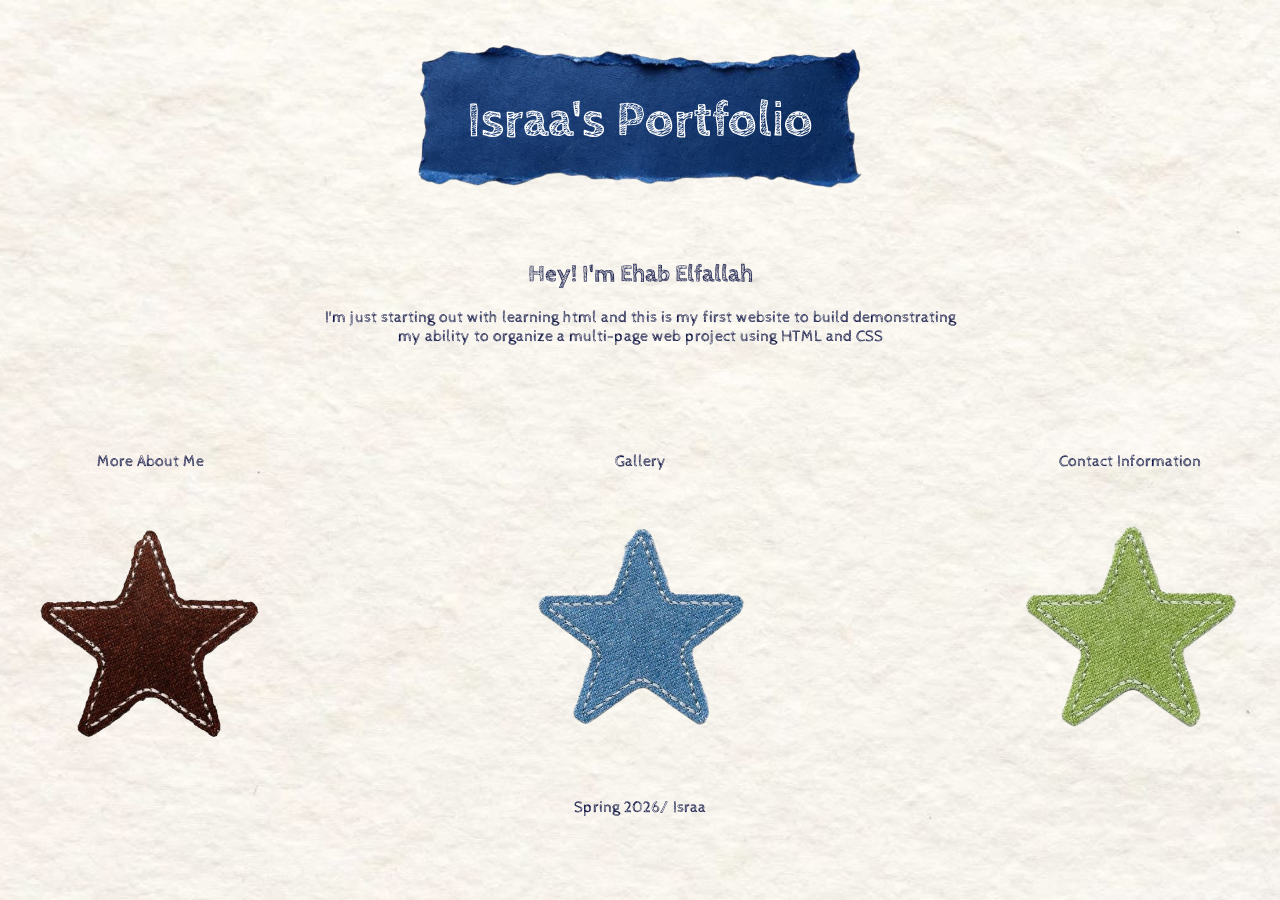
<file: html/index.html>
<!DOCTYPE html>
<html lang="en">

<head>
    <meta charset="UTF-8">
    <meta name="viewport" content="width=device-width, initial-scale=1.0">
    <title>Home | My Personal Portfolio</title>
    <link rel="stylesheet" href="../css/style.css">
    <link href="https://fonts.googleapis.com/css2?family=Cabin+Sketch&display=swap" rel="stylesheet">
</head>

  
<body>

<header class="hero">

<h1>Israa's Portfolio</h1>

</header>


    <main>
        <section>
            <h1>Hey! I'm <strong>Ehab Elfallah</strong></h1>
            <p>I'm just starting out with learning html and this is my first website to build demonstrating <br>
            my ability to organize a multi-page web project using HTML and CSS</p>
           
        </section>
    </main>
    <div class="icon-container">


    <div class="icon-box">
        <p>More About Me</p>
        <a href="about.html">
            <img src="../images/brstar.png" alt="About Me" class="icon">
        </a>
    </div>

    <div class="icon-box">
        <p>Gallery</p>
        <a href="gallery.html">
            <img src="../images/blstar.png" alt="gallery" class="icon">
        </a>
    </div>

    <div class="icon-box">
        <p>Contact Information</p>
        <a href="contact.html">
            <img src="../images/grstar.png" alt="Contact Me" class="icon">
        </a>
    </div>
    </div>


   
    <footer>
        <p>Spring 2026/ Israa</p>
    </footer>

</body>
</html>
</file>
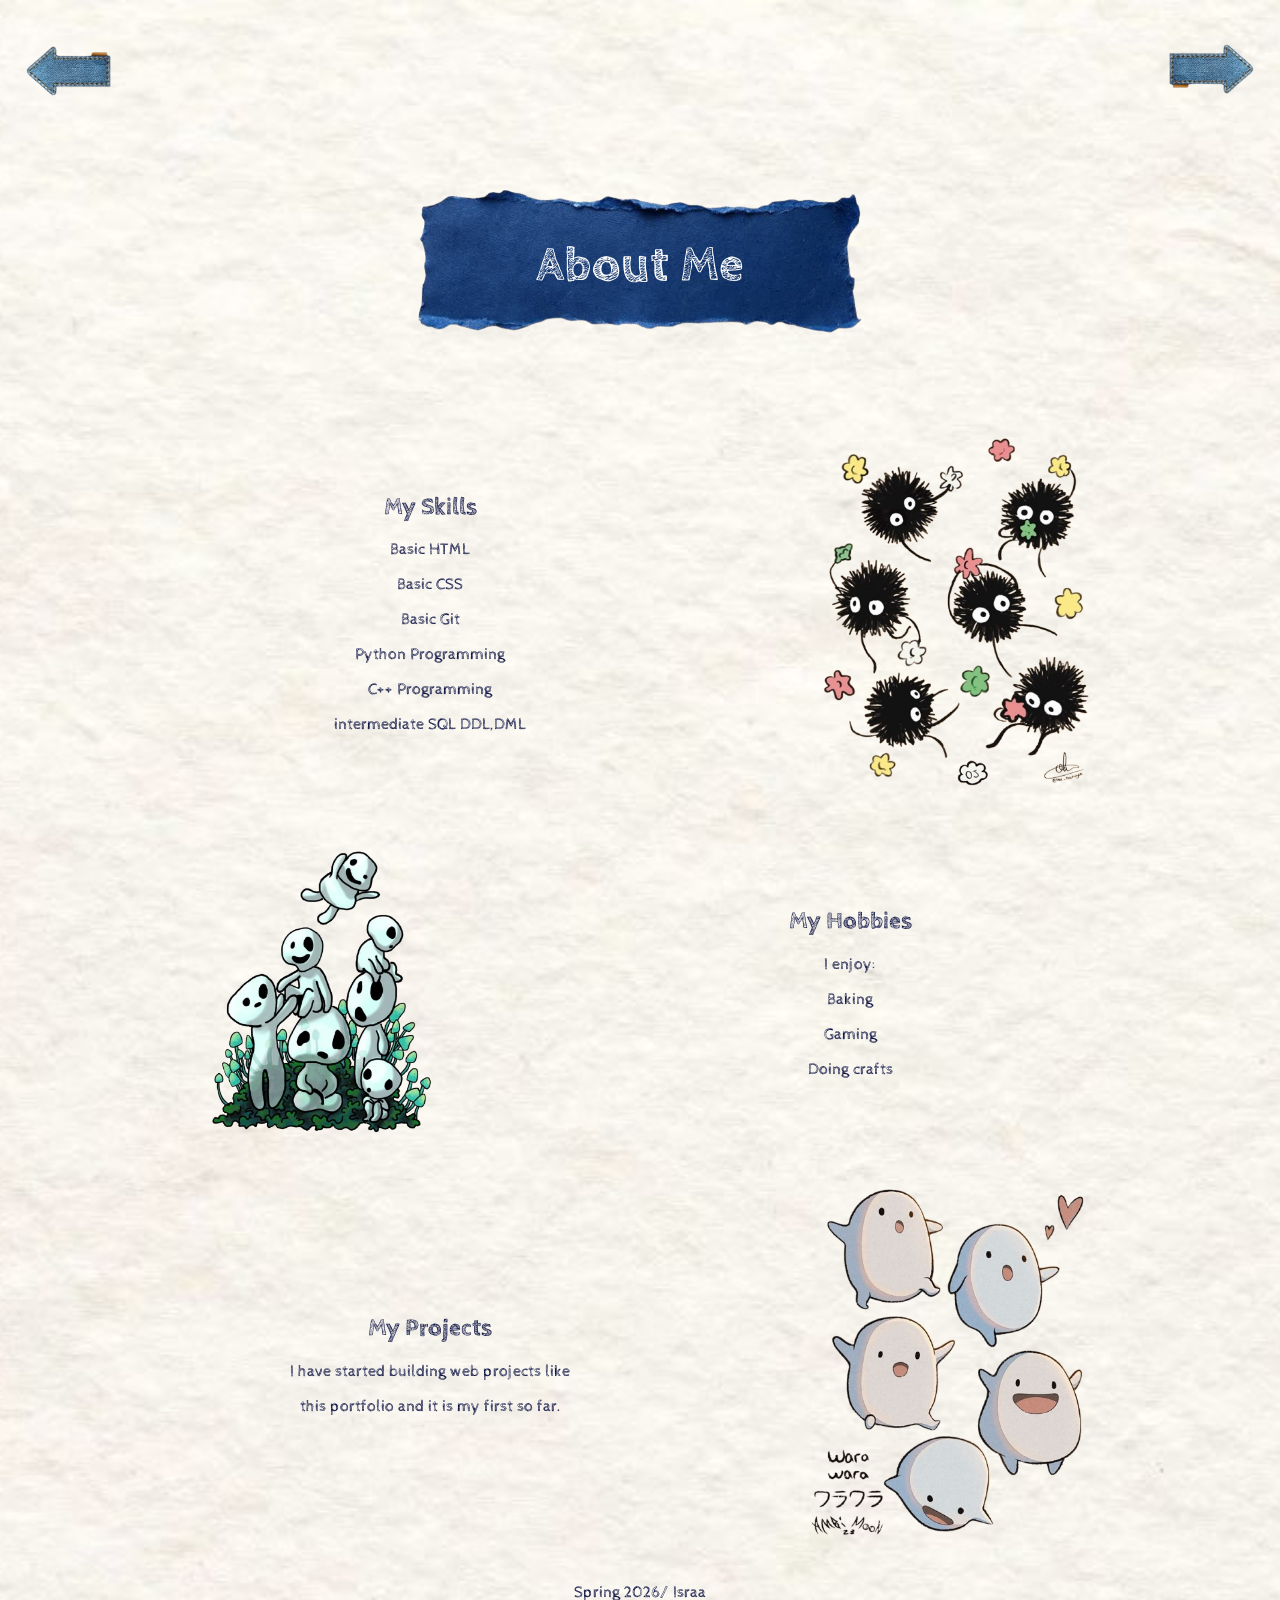
<file: html/about.html>
<!DOCTYPE html>
<html lang="en">

<head>
    <meta charset="UTF-8">
    <meta name="viewport" content="width=device-width, initial-scale=1.0">
    <title>About Me | My Personal Portfolio</title>
    <link rel="stylesheet" href="../css/style.css">
     <link href="https://fonts.googleapis.com/css2?family=Cabin+Sketch&display=swap" rel="stylesheet">
</head>


<body>
    <div class="top-arrows">

          <a href="index.html">
           <img src="../images/jeanarwleft.png" alt="Go to Home" class="arrow">
          </a>


          <a href="gallery.html">
           <img src="../images/jeanarwright.png" alt="Go to Gallery" class="arrow">
          </a>

    </div>

    <header class="hero">

      <h1>About Me</h1>

    </header>
 
<main>

<section class="info-section">

<div class="info-text">
    <h2>My Skills</h2>
    <p>Basic HTML</p>
    <p>Basic CSS</p>
    <p>Basic Git</p>
    <p>Python Programming</p>
    <p>C++ Programming</p>
    <p>intermediate SQL DDL,DML</p>
</div>

<div class="info-image">
    <img src="../images/sooot.png" alt="Skills">
</div>

</section>

<section class="info-section reverse">

<div class="info-text">
    <h2>My Hobbies</h2>
    <p>I enjoy: </p>
    <p>Baking </p>
    <p>Gaming</p>
    <p>Doing crafts </p>

</div>

<div class="info-image">
    <img src="../images/monoke.png" alt="Hobbies">
</div>

</section>

<section class="info-section">

<div class="info-text">
    <h2>My Projects</h2>
    <p>I have started building web projects like </p>
        <p>this portfolio and it is my first so far.</p>
</div>

<div class="info-image">
    <img src="../images/wara.png" alt="Projects">
</div>

</section>

</main>

    <footer>
        <p>Spring 2026/ Israa</p>
    </footer>


</body>
</html>
</file>
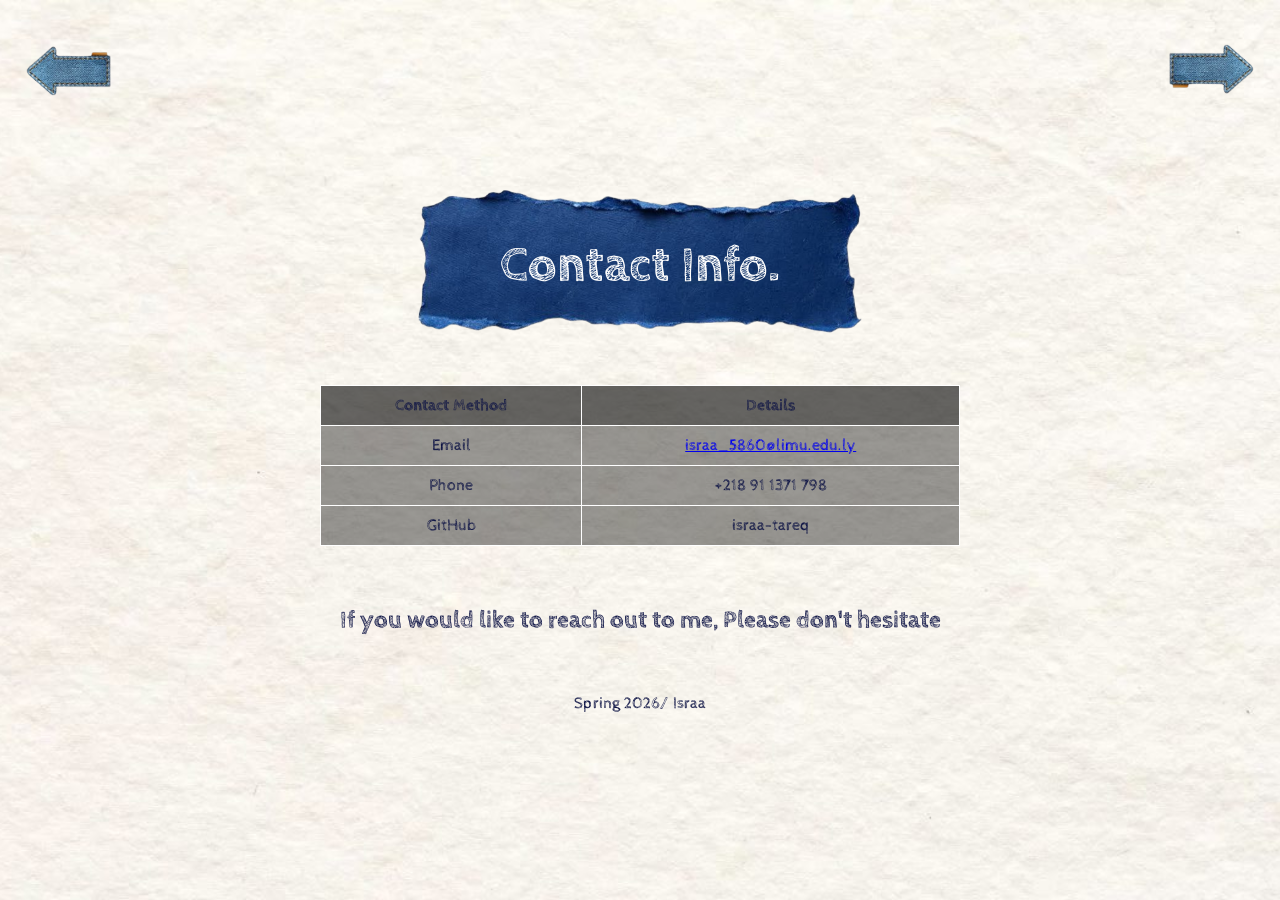
<file: html/contact.html>
<!DOCTYPE html>
<html lang="en">

<head>
    <meta charset="UTF-8">
    <meta name="viewport" content="width=device-width, initial-scale=1.0">
    <title>Contact Info | My Personal Portfolio</title>
    <link rel="stylesheet" href="../css/style.css">
    <link href="https://fonts.googleapis.com/css2?family=Cabin+Sketch&display=swap" rel="stylesheet">
</head>

<body> 

<div class="top-arrows">

<a href="gallery.html">
    <img src="../images/jeanarwleft.png" alt="Go to Gallery" class="arrow">
</a>

<a href="index.html">
    <img src="../images/jeanarwright.png" alt="Go Home" class="arrow">
</a>
</div>

<header class="hero">
<h1>Contact Info. </h1>
</header>

<main>

<section>
<section>

<table>

<tr>
<th>Contact Method</th>
<th>Details</th>
</tr>

<tr>
<td>Email</td>
<td><a href="mailto:israa_5860@limu.edu.ly">israa_5860@limu.edu.ly</a></td>
</tr>

<tr>
<td>Phone</td>
<td>+218 91 1371 798</td>
</tr>

<tr>
<td>GitHub</td>
<td>israa-tareq</td>
</tr>

</table>

  </section>
         <h2>If you would like to reach out to me, Please don't hesitate</h2>
     </section>
</main>

    <footer>
        <p>Spring 2026/ Israa</p>
    </footer>

</body>
</html>
</file>
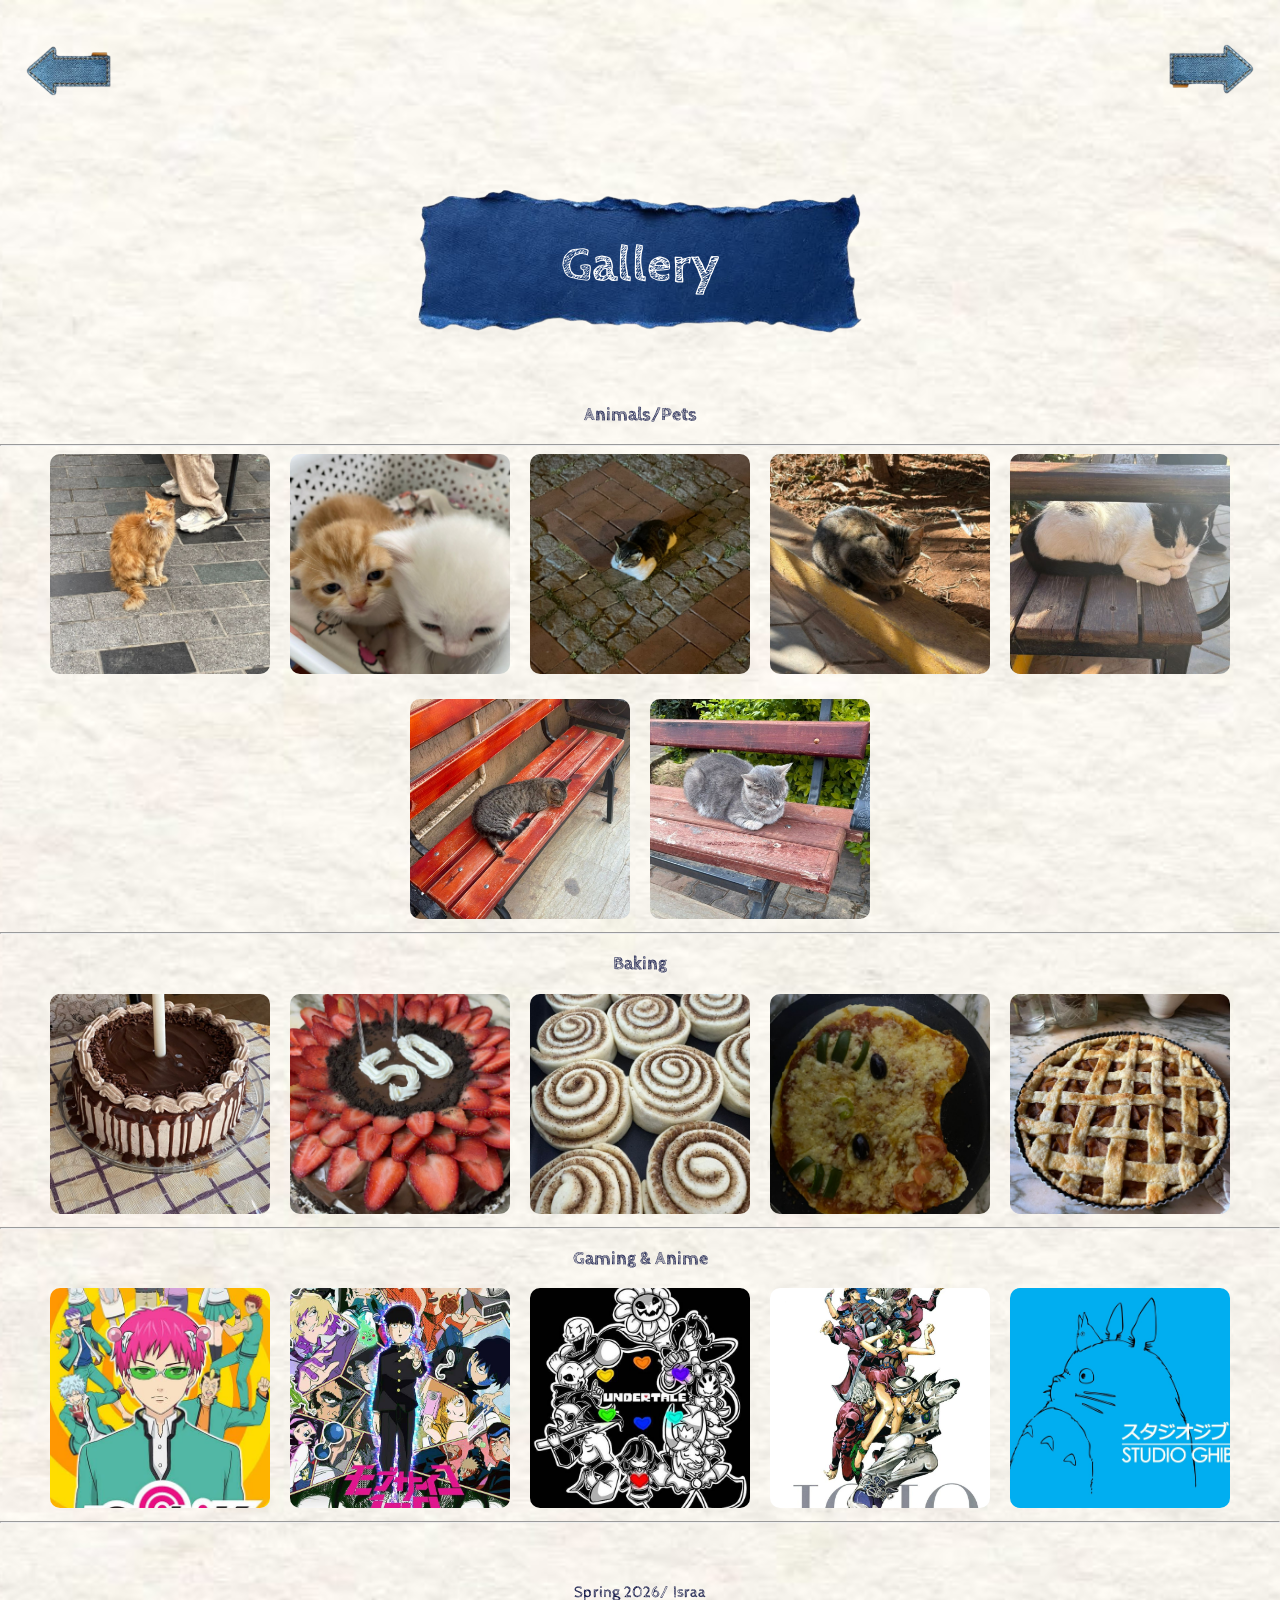
<file: html/gallery.html>
<!DOCTYPE html>
<html lang="en">
<head>
    <meta charset="UTF-8">
    <meta name="viewport" content="width=device-width, initial-scale=1.0">
    <title>Gallery | My Personal Portfolio</title>
    <link rel="stylesheet" href="../css/style.css">
    <link href="https://fonts.googleapis.com/css2?family=Cabin+Sketch&display=swap" rel="stylesheet">

</head>
<body>
    <div class="top-arrows">


      <a href="about.html">
       <img src="../images/jeanarwleft.png" alt="Go to about me " class="arrow">
      </a>

      <a href="contact.html">
       <img src="../images/jeanarwright.png" alt="Go to contact info " class="arrow">
      </a>
    </div>

<header class="hero">

<h1>Gallery</h1>

</header>
</body>
<main>

 <section class="hobbies">

<h3>Animals/Pets</h3>
<hr>

<div class="gallery">

<a href="../images/cat1.jpeg" target="_blank">
    <img src="../images/cat1.jpeg" alt="Gallery Image">
</a>

<a href="../images/cat2.jpeg" target="_blank">
    <img src="../images/cat2.jpeg" alt="Gallery Image">
</a>

<a href="../images/cat3.jpeg" target="_blank">
    <img src="../images/cat3.jpeg" alt="Gallery Image">
</a>
<a href="../images/cat4.jpeg" target="_blank">
    <img src="../images/cat4.jpeg" alt="Gallery Image">
</a>

<a href="../images/cat5.jpeg" target="_blank">
    <img src="../images/cat5.jpeg" alt="Gallery Image">
</a>

<a href="../images/cat6.jpeg" target="_blank">
    <img src="../images/cat6.jpeg" alt="Gallery Image">
</a>
<a href="../images/cat7.jpeg" target="_blank">
    <img src="../images/cat7.jpeg" alt="Gallery Image">
</a>
</div>
<hr>

<h3>Baking</h3>
<div class="gallery">

<a href="../images/cake.jpeg" target="_blank">
    <img src="../images/cake.jpeg" alt="Gallery Image">
</a>

<a href="../images/cake2.jpeg" target="_blank">
    <img src="../images/cake2.jpeg" alt="Gallery Image">
</a>
<a href="../images/cina.jpeg" target="_blank">
    <img src="../images/cina.jpeg" alt="Gallery Image">
</a>

<a href="../images/pzza.jpeg" target="_blank">
    <img src="../images/pzza.jpeg" alt="Gallery Image">
</a>

<a href="../images/pie.jpeg" target="_blank">
    <img src="../images/pie.jpeg" alt="Gallery Image">
</a>
</div>
<hr>


<h3>Gaming & Anime</h3>
<div class="gallery">

<a href="../images/saiki.jpeg" target="_blank">
    <img src="../images/saiki.jpeg" alt="Gallery Image">
</a>

<a href="../images/mob.jpeg" target="_blank">
    <img src="../images/mob.jpeg" alt="Gallery Image">
</a>
<a href="../images/undertale.jpeg" target="_blank">
    <img src="../images/undertale.jpeg" alt="Gallery Image">
</a>

<a href="../images/jjbba.jpeg" target="_blank">
    <img src="../images/jjbba.jpeg" alt="Gallery Image">
</a>

<a href="../images/ghibli.jpeg" target="_blank">
    <img src="../images/ghibli.jpeg" alt="Gallery Image">
</a>
</div>
<hr>

</section>
</main>

    <footer>
        <p>Spring 2026/ Israa</p>
    </footer>
    </html>
</file>
<file: css/style.css>
body{
    font-family:"Cabin Sketch", sans-serif;
    margin: 0;
    padding: 0;
    min-height: 100vh;

    background-image: url("../images/whitebg.jpg");
    background-size: cover;
    background-repeat: no-repeat;
    background-position: center;

    color: rgb(13, 19, 68);
    text-align: center;
}
/*  quiz page  */
form{
    margin-top: 40px;
}

label{
    display: block;
    margin: 10px 0;
    font-size: 23px;
}

button{
    margin-top: 20px;
    padding: 10px 20px;
    font-size: 23px;
    cursor: pointer;
}

.navbar{
    background-color: #18139f; /* blue */
    color: white;

    display: flex;
    justify-content: space-between;
    align-items: center;

    padding: 40px 30px;
}

.nav-title{
    font-size: 30px;
    font-weight: bold;
}

.nav-links a{
    color: white;
    text-decoration: none;
    margin-left: 20px;
    font-size: 30px;
}

.nav-links a:hover{
    text-decoration: underline;
}

.gallery img{
    width: 220px;
    transition: transform 0.3s ease;
    cursor: pointer;
     width: 220px;
    height: 220px;
    object-fit: cover;   
    border-radius: 10px;

    transition: transform 0.3s ease;
    cursor: pointer;
}

.gallery img:hover{
    transform: scale(1.1);
}
.gallery{
    display: flex;
    justify-content: center;
    gap: 20px;
    flex-wrap: wrap;
}
.gallery img:hover{
    transform: scale(1.1);
    box-shadow: 0 10px 20px rgba(0,0,0,0.5);
}
/* layout container */
.info-section{
    display: flex;
    align-items: center;
    justify-content: center;
    margin: 30px 0;
    gap: 120px;
}

/* reverse layout */
.info-section.reverse{
    flex-direction: row-reverse;
}

/* text side */
.info-text{
    width: 40%;
}

/* image side */
.info-image img{
    width: 300px;
    border-radius: 10px;
}

.hero{
    background-image: url("../images/headerbg.png");
    background-size: contain;
    background-position: center;
    background-repeat: no-repeat;
    padding: 10px 0;
    height: 220px;
    display: flex;
    align-items: center;
    justify-content: center;
}

.hero h1{
    font-size: 50px;
    color: white;
    text-align: center;
}

/* spacing between sections */
section{
    margin-bottom: 60px;
}

/* TOP ARROW NAVIGATION  */

.top-arrows{
    display: flex;
    justify-content: space-between;
    padding: 20px;
}

.arrow{
    width: 100px;
    cursor: pointer;
}

/* ===== INDEX PAGE ICON LINKS ===== */

.icon-container{
    display: flex;
    justify-content: center;
    gap: 200px;
    margin-top: 90px;
}

.icon-box{
    text-align: center;
}

.icon{
    width: 290px;
    cursor: pointer;
}

.icon:hover{
    transform: scale(1.1);
}

/* ===== HOBBY IMAGE GALLERIES ===== */

.hobby-images{
    display: flex;
    gap: 20px;
    margin-top: 10px;
    justify-content: center;
}

.interest-images{
    display: flex;
    gap: 20px;
    margin-top: 10px;
    justify-content: center;
    
}

.hobby-images img,
.interest-images img{
    width: 200px;
    border-radius: 20px;
}

/* ===== CONTACT TABLE ===== */

table{
    border-collapse: collapse;
    width: 50%;
    margin: auto;
}

th, td{
    border: 1px solid white;
    padding: 10px;
    text-align: center;
}

th{
    background-color: rgba(0,0,0,0.6);
}

td{
    background-color: rgba(0,0,0,0.4);
}
</file>
